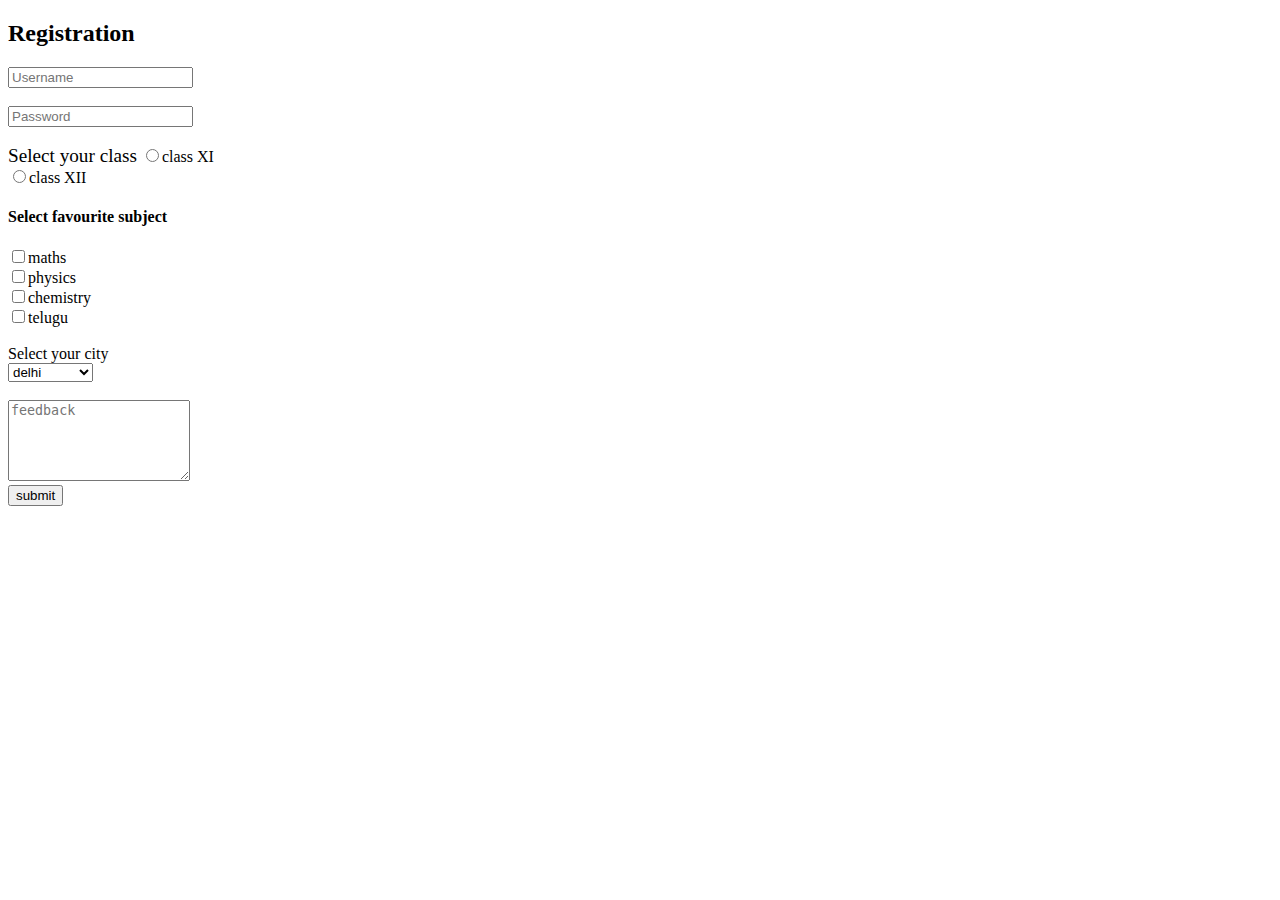
<file: intro-to-html/index.htm>
<!DOCTYPE html>
<html lang="en">
<head>

  <meta charset="UTF-8">
  <meta http-equiv="X-UA-Compatible" content="IE=edge">
  <meta name="viewport" content="width=device-width, initial-scale=1.0">
  <title>Document</title>
</head>
<body>
 <h2>Registration</h2>
  <form action="/action.php">
    <input type="text"placeholder="Username">
    <br>
    <br>
    <input type="password" placeholder="Password">
    <br> 
    <br>
    <big>Select your class</big>
    
    <label for="101">
    <input type="radio" value="class XI" name="class" id="101">class XI
    </label>
    <br>
    <label for="102">
    <input type="radio" value="class XII" name="class" id="102">class XII
    </label>
     <br>
     <h4>Select favourite subject</h4>
    
   <label for="math">
    <input type="checkbox" value="math" name="subject" id="101">maths
  </label>
  <br>
  <label for="physics">
    <input type="checkbox" value="physics" name="subject" id="102">physics
  </label>
  <br>
  <label for="chemistry">
    <input type="checkbox" value="chemistry" name="subject" id="103">chemistry
  </label>
  <br>
  <label for="telugu">
    <input type="checkbox" value="telugu" name="subject" id="104">telugu
  </label>
  <br><br>
  Select your city
  <br>
  <select name="city" id="city">
    <option value="delhi">delhi</option>
    <option value="mumbai">mumbai</option>
    <option value="hyderabad">hyderabad</option>
    <option value="pune">pune</option>
  </select>
  <br><br>
   <textarea name="feedback" placeholder="feedback" rows="5"></textarea>
   <br>
  <input type="submit" value="submit">
</form>
<iframe width="560" height="315" src="https://www.youtube.com/embed/HcOc7P5BMi4" title="YouTube video player" frameborder="0" allow="accelerometer; autoplay; clipboard-write; encrypted-media; gyroscope; picture-in-picture; web-share" allowfullscreen></iframe>
</body>
</html>
</file>
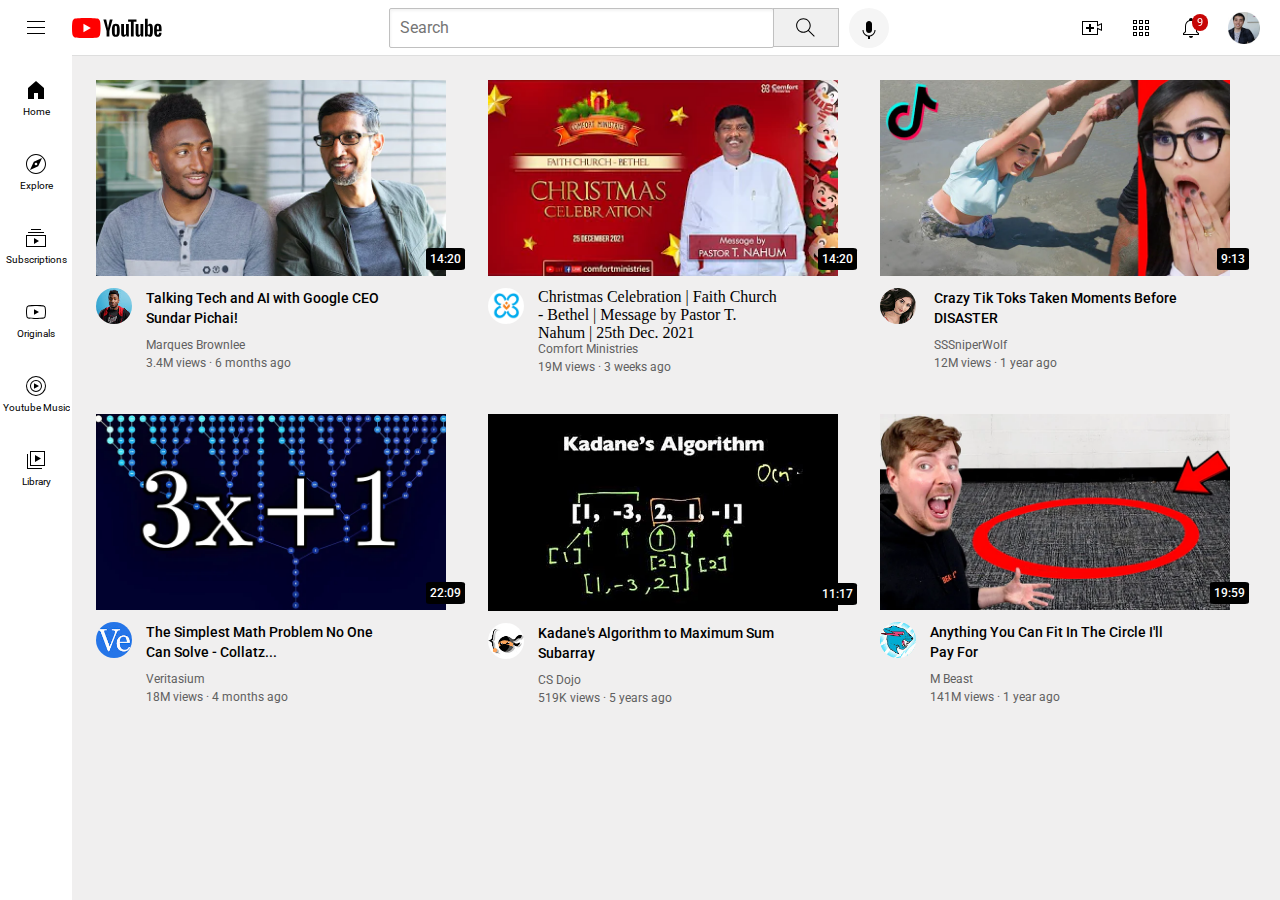
<file: Youtube.html>
<!DOCTYPE html>
<html lang="en">
  <head>
    <link rel="preconnect" href="https://fonts.googleapis.com" />
    <link rel="preconnect" href="https://fonts.gstatic.com" crossorigin />
    <link
      href="https://fonts.googleapis.com/css2?family=Montserrat:wght@400;700&family=Roboto:wght@400;700&display=swap"
      rel="stylesheet"
    />
    <link rel="stylesheet" href="styles/general.css" />
    <link rel="stylesheet" href="styles/video.css" />
    <link rel="stylesheet" href="styles/header.css" />
    <link rel="stylesheet" href="styles/sidebar.css" />
    <meta charset="UTF-8" />
    <meta http-equiv="X-UA-Compatible" content="IE=edge" />
    <meta name="viewport" content="width=device-width, initial-scale=1,minimum-scale=1" />
    <title>YouTube.com </title>
  </head>
  <body>

    <div class="cursor small"></div>
    <div class="cursor big"><div>

    <div class="header">
      <div class="left-section">
        <img class="hamburger-menu" src="icons/hamburger-menu.svg" />
        <img class="youtube-logo" src="icons/youtube-logo.svg" />
      </div>
      <div class="middle-section">
        <input class="search-bar" type="text" placeholder="Search" />
        <button class="search-button">
          <img class="search-icon" src="icons/search.svg" />
          <div class="tooltip">Search</div>
        </button>
        <button class="voice-search-button">
          <img class="voice-search-icon" src="icons/voice-search-icon.svg"/>
          <div class="tooltip">Search with your voice</div>
        </button>
      </div>
      <div class="right-section">
        <div class="upload-icon-container">
          <img class="upload-icon" src="icons/upload.svg" />
          <div class="tooltip">Create</div>
        </div>

        <div class="youtube-apps-container">
          <img class="youtube-apps-icon" src="icons/youtube-apps.svg" />
          <div class="tooltip">Youtude Apps</div>
        </div>
        <div class="notification-icon-container">
          <img class="notification-icon" src="icons/notifications.svg" />
          <div class="tooltip">Notifications</div>
          <div class="notification-number">9</div>
        </div>
        <img
          class="current-user-picture"
          src="channel-picture/my-channel.jpeg"
        />
      </div>
    </div>

    <div class="sidebar">
      <div class="sidebar-link">
        <img src="icons/home.svg">
        <div>Home</div>
      </div>
      <div class="sidebar-link">
        <img src="icons/explore.svg">
        <div>Explore</div>
      </div>
      <div class="sidebar-link">
        <img src="icons/subscriptions.svg">
        <div>Subscriptions</div>
      </div>
      <div class="sidebar-link">
        <img src="icons/originals.svg">
        <div>Originals</div>
      </div>
      <div class="sidebar-link">
        <img src="icons/youtube-music.svg">
        <div>Youtube Music</div>
      </div>
      <div class="sidebar-link">
        <img src="icons/library.svg">
        <div>Library</div>
      </div>
    </div>

    <div class="video-grid">
      <div class="video-preview">
        <div class="thumbnail-row">
          <img class="thumbnail" src="thumbnails/thumbnail-1.webp" />
          <div class="video-time">14:20</div>
        </div>
        <div class="video-info-grid">
          <div class="channel-picture-container">
            <div class="channel-picture">
              <img class="profile-picture" src="channel-picture/channel-1.jpeg" />
              <div class="tooltip">
                <img class="channel-pic" src="channel-picture/channel-1.jpeg">
                <p class="channel-nam">Marques Brownlee</p>
                <p class="channel-sub">15M subscribers</p>
              </div>
            </div>
          </div>
          <div class="video-info">
            <p class="video-title">
              Talking Tech and AI with Google CEO Sundar Pichai!
            </p>
            <p class="video-author">Marques Brownlee</p>

            <p class="video-stats">3.4M views · 6 months ago</p>
          </div>
        </div>
      </div>

      <div class="video-preview">
        <div class="thumbnail-row">
          <img class="thumbnail" src="thumbnails/thumbnail-22.webp" />
          <div class="video-time">14:20</div>
        </div>
        <div class="video-info-grid">
          <div class="channel-picture-container">
            <div class="channel-picture">
              <img class="profile-picture" src="channel-picture/channel-2.jpg" />
              <div class="tooltip">
                <img class="channel-pic" src="channel-picture/channel-2.jpg">
                <p class="channel-nam">Comfort Ministries</p>
                <p class="channel-sub">12M subscribers</p>
              </div>
            </div>
          </div>
          <div class="video-info"
            <p class="video-title">
              Christmas Celebration | Faith Church - Bethel | Message by Pastor T. Nahum | 25th Dec. 2021
            </p>

            <p class="video-author">Comfort Ministries</p>
            <p class="video-stats">19M views · 3 weeks ago</p>
          </div>
        </div>
      </div>

      <div class="video-preview">
        <div class="thumbnail-row">
          <img class="thumbnail" src="thumbnails/thumbnail-3.webp" />
          <div class="video-time">9:13</div>
        </div>
        <div class="vidoe-info-grid">
            <div class="channel-picture">
              <img class="profile-picture" src="channel-picture/channel-3.jpeg" />
          </div>
          <div class="video-info">
            <p class="video-title">
              Crazy Tik Toks Taken Moments Before DISASTER
            </p>
            <p class="video-author">SSSniperWolf</p>

            <p class="video-stats">12M views · 1 year ago</p>
          </div>
        </div>
      </div>

      <div class="video-preview">
        <div class="thumbnail-row">
          <img class="thumbnail" src="thumbnails/thumbnail-4.webp" />
          <div class="video-time">22:09</div>
        </div>
        <div class="video-info-grid">
          <div class="channel-picture">
            <img class="profile-picture" src="channel-picture/channel-4.jpeg" />
          </div>
          <div class="video-info">
            <p class="video-title">
              The Simplest Math Problem No One Can Solve - Collatz...
            </p>

            <p class="video-author">Veritasium</p>

            <p class="video-stats">18M views · 4 months ago</p>
          </div>
        </div>
      </div>

      <div class="video-preview">
        <div class="thumbnail-row">
          <img class="thumbnail" src="thumbnails/thumbnail-5.webp" />
          <div class="video-time">11:17</div>
        </div>
        <div class="video-info-grid">
          <div class="channel-picture">
            <img class="profile-picture" src="channel-picture/channel-5.jpeg" />
          </div>
          <div class="video-info">
            <p class="video-title">
              Kadane's Algorithm to Maximum Sum Subarray
            </p>
            <p class="video-author">CS Dojo</p>

            <p class="video-stats">519K views · 5 years ago</p>
          </div>
        </div>
      </div>

      <div class="video-preview">
        <div class="thumbnail-row">
          <img class="thumbnail" src="thumbnails/thumbnail-6.webp" />
          <div class="video-time">19:59</div>
        </div>
        <div class="video-info-grid">
          <div class="channel-picture">
            <img class="profile-picture" src="channel-picture/channel-6.jpeg" />
          </div>
          <div class="video-info">
            <p class="video-title">
              Anything You Can Fit In The Circle I'll Pay For
            </p>

            <p class="video-author">M Beast</p>

            <p class="video-stats">141M views · 1 year ago</p>
          </div>
        </div>
      </div>
    </div>
  </body>
</html>
</file>
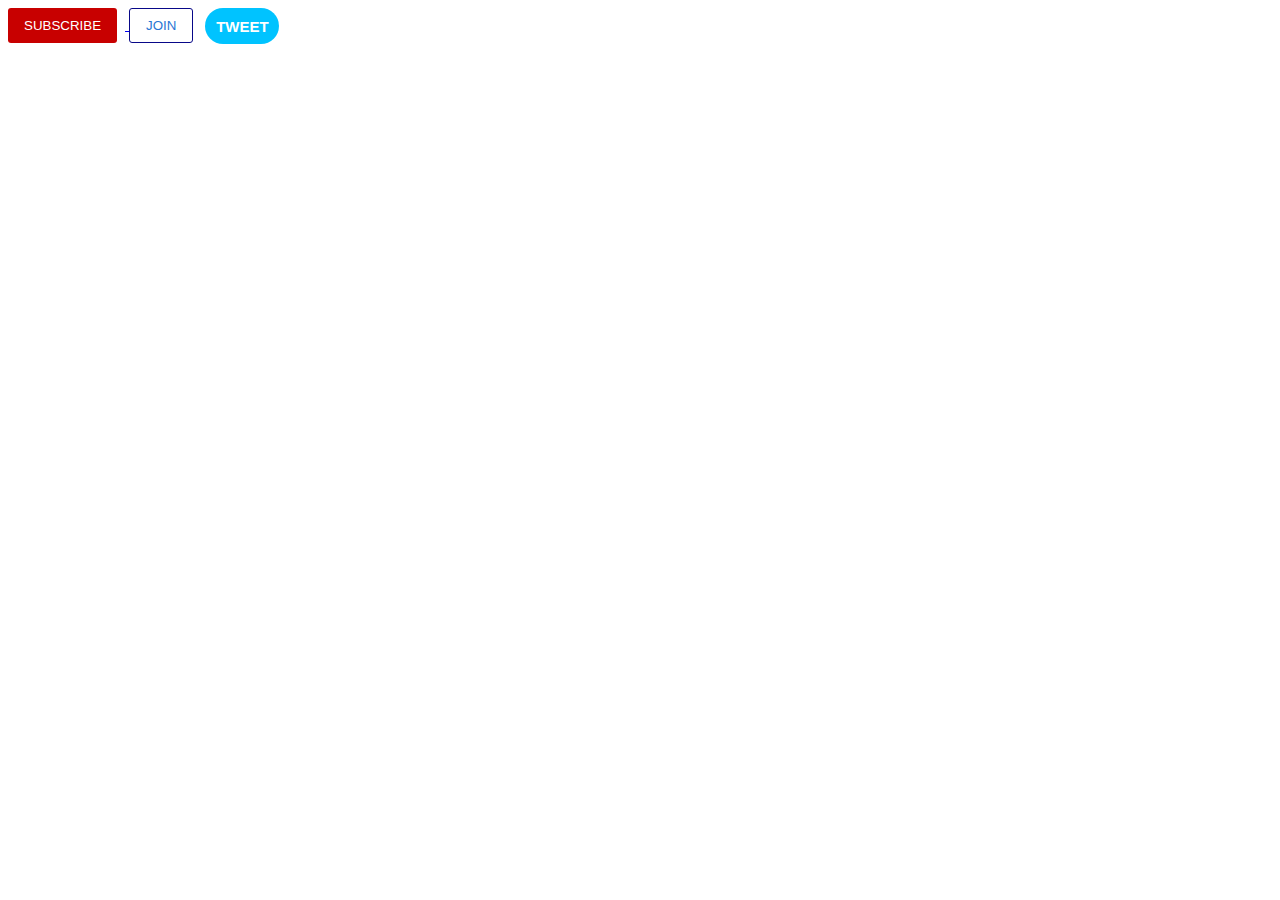
<file: intro-to-html/bottons.html>
<!DOCTYPE html>
<html lang="en">
  <head>
    <meta charset="UTF-8" />
    <meta http-equiv="X-UA-Compatible" content="IE=edge" />
    <meta name="viewport" content="width=device-width, initial-scale=1.0" />
    <title>Document</title>
  </head>
  <style>
    .subscribe-button {
      background-color: rgb(200, 0, 0);
      color: white;
      border: none;
      padding-top: 10px;
      padding-bottom: 10px;
      padding-left: 16px;
      padding-right: 16px;
      border-radius: 3px;
      cursor: pointer;
      margin-right: 8px;
      transition: opacity 0.15s;
      vertical-align: top;
    }
    .subscribe-button:hover {
      opacity: 0.8;
    }
    .subscribe-button:active {
      opacity: 0.5;
    }

    .join-button {
      background-color: white;
      border-color: rgb(8, 8, 136);
      border-style: solid;
      border-width: 1px;
      color: rgb(41, 118, 211);
      border-radius: 2px;
      cursor: pointer;
      transition: background-color 0.15s, color 0.15s;
      padding-top: 9px;
      padding-bottom: 9px;
      padding-left: 16px;
      padding-right: 16px;
      border-radius: 3px;
    }
    .join-button:hover {
      background-color: rgb(41, 118, 211);
      color: white;
    }
    .join-button:active {
      opacity: 0.7;
    }
    .tweet-button {
      background-color: rgb(0, 195, 255);
      color: white;
      border: none;
      height: 36px;
      width: 74px;
      border-radius: 18px;
      font-weight: bold;
      font-size: 15px;
      cursor: pointer;
      margin-left: 8px;
      transition: box-shadow 0.15s;
      vertical-align: top;
    }

    .tweet-button:hover {
      box-shadow: 5px 5px 10px rgba(0, 0, 0, 0.19);
    }
  </style>

  <body>
    <a href="https://www.youtube.com/@Ministries/videos" target="_main">
      <input class="subscribe-button" type="submit" value="SUBSCRIBE" />
    </a>

    <input class="join-button" type="submit" value="JOIN" />

    <input class="tweet-button" type="submit" value="TWEET" />
  </body>
</html>
</file>
<file: styles/general.css>
p {
  font-family: Roboto, arial;
  margin-top: 0;
  margin-bottom: 0;
}
body {
  margin: 0;
  padding-top: 80px;
  padding-left: 96px;
  padding-right: 24px;
  background-color: rgb(240, 239, 239);
}
</file>
<file: styles/video.css>
.thumbnail {
  width: 350px;
}

.video-title {
  margin-top: 0;
  width: 100%;
  font-size: 14px;
  font-weight: 500;
  line-height: 20px;
   margin-bottom: 10px;
}
.channel-picture {
  display: inline-block;
  width: 50px;
  vertical-align: top;
}
.channel-picture-container{
  position: relative;
}
.channel-picture-container .tooltip{
  position: absolute;
  box-shadow: 0 3px 10px rgb(0 0 0 / 0.2);
  border-radius: 5px ;
  border-color: rgb(141, 138, 138);
  background-color: white;
  width: 500%;
  height:57%;
  top: 40px;
  padding-top: 10px;
  padding-left: 10px;
  opacity: 0;
  pointer-events: none;
  transition: 0.3s;
}
.channel-picture-container:hover .tooltip{
  opacity: 1;
}
.channel-pic{
  display:inline-block;
  width: 40px;
  margin-right: 5px;
  height: 40px;
  border-radius: 50%;
  float: left;
}

.channel-nam{
  font-family: Roboto,Arial;
  font-weight: bold;
  margin-left: 5px;
  margin-top: 2px;
}
.channel-sub{
  color: gray;
  font-size: 12px;
}

.video-info-grid{
  display: grid;
  grid-template-columns: 50px 1fr;
}
.video-info {
  display: inline-block;
  width: 245px;
}
.profile-picture {
  width: 36px;
  border-radius: 50%;
}
.thumbnail-row {
  margin-bottom: 8px;
  position: relative;
}
.video-time{
  position: absolute;
  background-color: black;
  color: white;
  bottom: 10px;
  right: 7px;
  font-family: Roboto,Arial;
  font-size: 12px;
  font-weight: 500;
  padding-left: 4px;
  padding-right: 4px;
  padding-bottom: 4px;
  padding-top: 4px;   
  border-radius: 10%;

}
.video-author,
.video-stats {
  font-size: 12px;
  color: rgb(96, 96, 96);
}
.video-author {
  margin-bottom: 4px;
}

.video-grid {
  display: grid;
  grid-template-columns: 1fr 1fr 1fr;
  column-gap: 16px;
  row-gap: 40px;
}

@media (max-width: 600px) {
  .video-grid{
    grid-template-columns: 1fr 1fr;
  }
}
</file>
<file: styles/header.css>
.header {
  height: 55px;
  display: flex;
  flex-direction: row;
  justify-content: space-between;

  position: fixed;
  z-index: 100;
  top: 0;
  left: 0;
  right: 0;
  background-color: white;
  border-bottom-width: 1px;
  border-bottom-style: solid;
  border-bottom-color: #dedede;
}

.left-section {
  display: flex;
  align-items: center;
}
.hamburger-menu {
  height: 24px;
  margin-left: 24px;
  margin-right: 24px;
}
.youtube-logo {
  height: 20px;
}

.middle-section {
  flex: 1;
  margin-left: 70px;
  margin-right: 35px;
  max-width: 500px;
  display: flex;
  align-items: center;
}
.search-bar {
  flex: 1;
  height: 36px;
  width: 0;
  padding-left: 10px;
  font-size: 15px;
  border-width: 1px;
  border-style: solid;
  border-color: rgb(192, 192, 192);
  border-radius: 2px;
  box-shadow: inset 1px 2px 3px rgba(0, 0, 0, 0.05);
}
.search-bar::placeholder {
  font-family: Roboto, Arial;
  font-size: 16px;
}

.search-button {
  height: 39px;
  width: 66px;
  background-color: rgb(240, 240, 240);
  border-width: 1px;
  border-style: solid;
  border-color: #c0c0c0;
  margin-left: -1px;
  margin-right: 10px;
}
.search-button,
.voice-search-button,
.upload-icon-container,
.youtube-apps-container,
.notification-icon-container{
  display: flex;
  justify-content: center;
  align-items: center;
  position: relative;
}
.search-button .tooltip,
.voice-search-button .tooltip,
.upload-icon-container .tooltip,
.youtube-apps-container .tooltip,
.notification-icon-container .tooltip{
  font-family: Roboto,Arial;
  position: absolute;
  background-color: gray;
  color: white;
  padding: 4px 8px 4px 8px ;
  border-radius: 2px;
  font-size: 12px;
  bottom: -30px;
  opacity: 0;
  transition: 0.3s;
  pointer-events: none;
  white-space:nowrap;
}
.search-button:hover .tooltip,
.voice-search-button:hover .tooltip,
.upload-icon-container:hover .tooltip,
.youtube-apps-container:hover .tooltip,
.notification-icon-container:hover .tooltip{
  opacity: 1;

}

.search-icon {
  height: 25px;         
}

.voice-search-button {
  height: 40px;
  width: 40px;
  border-radius: 20px;
  border: none;
  position: relative;
  background-color: rgb(245, 245, 245);
}

.voice-search-icon {
  height: 24px;
  margin-top: 4px;
}

.right-section {
  width: 180px;
  flex-shrink: 0;
  margin-right: 20px;
  display: flex;
  align-items: center;
  justify-content: space-between;
}
.upload-icon {
  height: 24px;
}

.youtube-apps-icon {
  height: 24px;
}

.notification-icon {
  height: 24px;
}
.notification-icon-container{
  position: relative;
}
.notification-number{
  background-color: rgb(199, 6, 6);
  color: white;
  position: absolute;
  top: -2px;
  right: -5px;
  padding: 2px 5px 2px 5px;
  border-radius: 10px;
  font-family: Roboto,Arial;
  font-size: 11px;
}
.current-user-picture {
  height: 32px;
}
</file>
<file: styles/sidebar.css>
.sidebar {
  background-color: white;
  color: black;
  position: fixed;
  left: 0;
  top: 55px;
  bottom: 0;
  width: 72px;
  z-index: 200;
  padding-top: 5px;
}
.sidebar-link{
  height: 74px;
  display: flex;
  flex-direction: column;
  justify-content: center;
  align-items: center;
  cursor: pointer;

}
.sidebar-link:hover{
    background-color: rgb(223, 223, 223);
}

.sidebar-link img {
  height: 24px;
  margin-bottom: 4px;
}
.sidebar-link div {
  font-family: Roboto,Arial;
  font-size: 10px;

}
</file>
